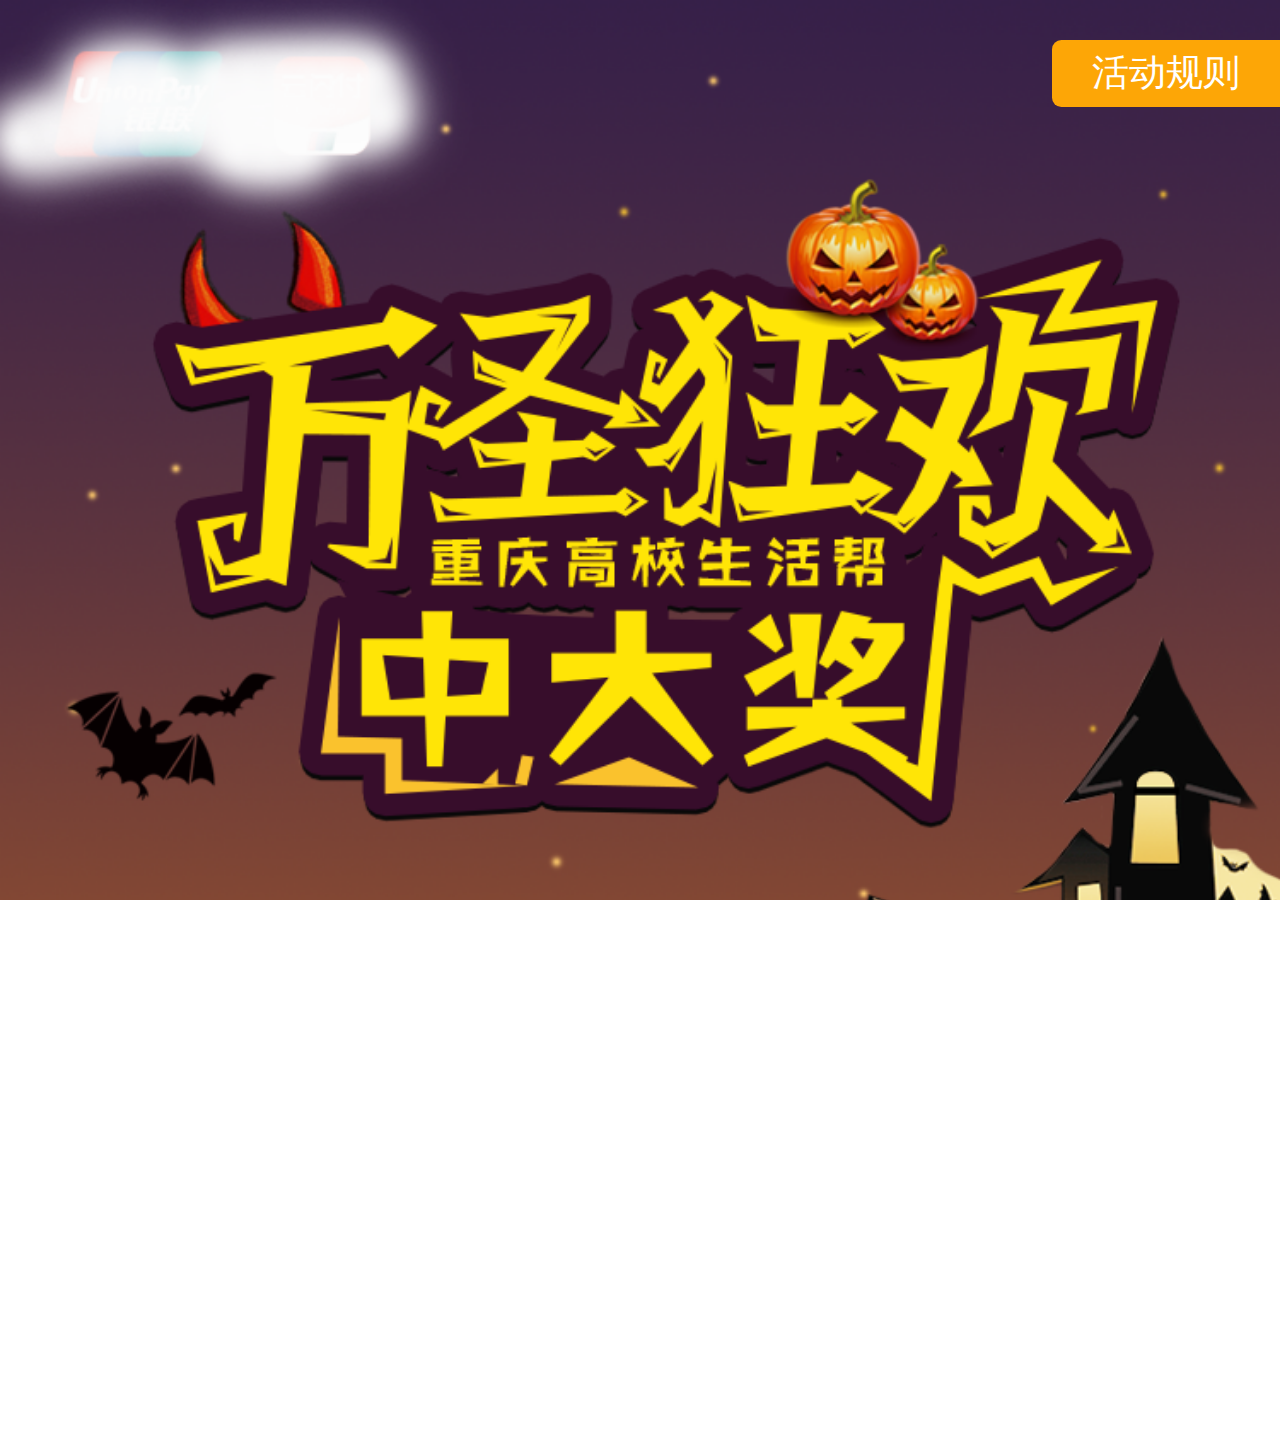
<file: index.html>
<!DOCTYPE html>
<html lang="en">
<head>
    <meta charset="UTF-8">
    <title>万圣狂欢，中大奖</title>
    <meta name="viewport" content="width=device-width, initial-scale=1, maximum-scale=1, user-scalable=no">
    <script src="js/jquery-2.1.3.js"></script>
    <link rel="stylesheet" href="css/index.css">
    <script src="js/rem.js"></script>
</head>
<body>
    <div id="index">
        <div class="rule-btn" onclick="$('.rule').show();">活动规则</div>
        <div class="my-prize" onclick="$('.prize').show();">
            <i class="prize-icon"></i>
            <a class="prize-txt">我的奖品</a>
        </div>
        <div class="start-game">
            <a href="game.html">开始游戏</a>
        </div>
        <!--规则-->
        <div class="rule mask win">
            <section>
                <div class="box">
                    <h3>
                        <span></span>
                        <span></span>
                        <span></span>
                        活动规则
                        <span></span>
                        <span></span>
                        <span></span>
                    </h3>
                    <div class="content">
                        <h4>活动时间</h4>
                        <p>2018年10月26日-2018年10月31日</p>
                        <h4>活动规则</h4>
                        <p>1.把行走的南瓜拖到下方下方接住的 地方；</p>
                        <p>2.动游戏倒计时30s，时间越短南瓜的 速度越快，抓住的南瓜积分达到120分 即可获得抽奖机会；</p>
                        <p>3.每人每日有3次抽奖机会，分享朋友 圈、好友可各获得一次抽奖机会，每 天一共有5次抽奖机会；</p>
                        <h4>活动奖品</h4>
                        <p>一等奖：88元红包       <span style="float: right">10名</span></p>
                        <p>二等奖：8.8元红包      <span style="float: right">200名</span></p>
                        <p>三等奖：0.88元红包     <span style="float: right">2000名</span></p>
                    </div>
                </div>
                <div class="close-win" onclick="$('.rule').hide();">×</div>
            </section>
        </div>
        <!--我的奖品-->
        <div class="prize mask win">
            <section>
                <div class="box">
                    <h3>
                        <span></span>
                        <span></span>
                        <span></span>
                        我的奖品
                        <span></span>
                        <span></span>
                        <span></span>
                    </h3>
                    <div class="content">
                        <p>2018.10.12 17:25 <span>0.88元现金红包</span></p>
                        <p>2018.10.12 17:25 <span>0.88元现金红包</span></p>
                        <p>2018.10.12 17:25 <span>0.88元现金红包</span></p>
                        <div style="display: none">
                            您目前还没有中奖纪录，参与游戏即可获得抽奖机会哟~
                        </div>
                    </div>
                    <div class="getMoney">
                        <a>一键领取红包</a>
                    </div>
                </div>
                <div class="close-win" onclick="$('.prize').hide();">×</div>
            </section>
        </div>
    </div>
</body>
</html>
</file>
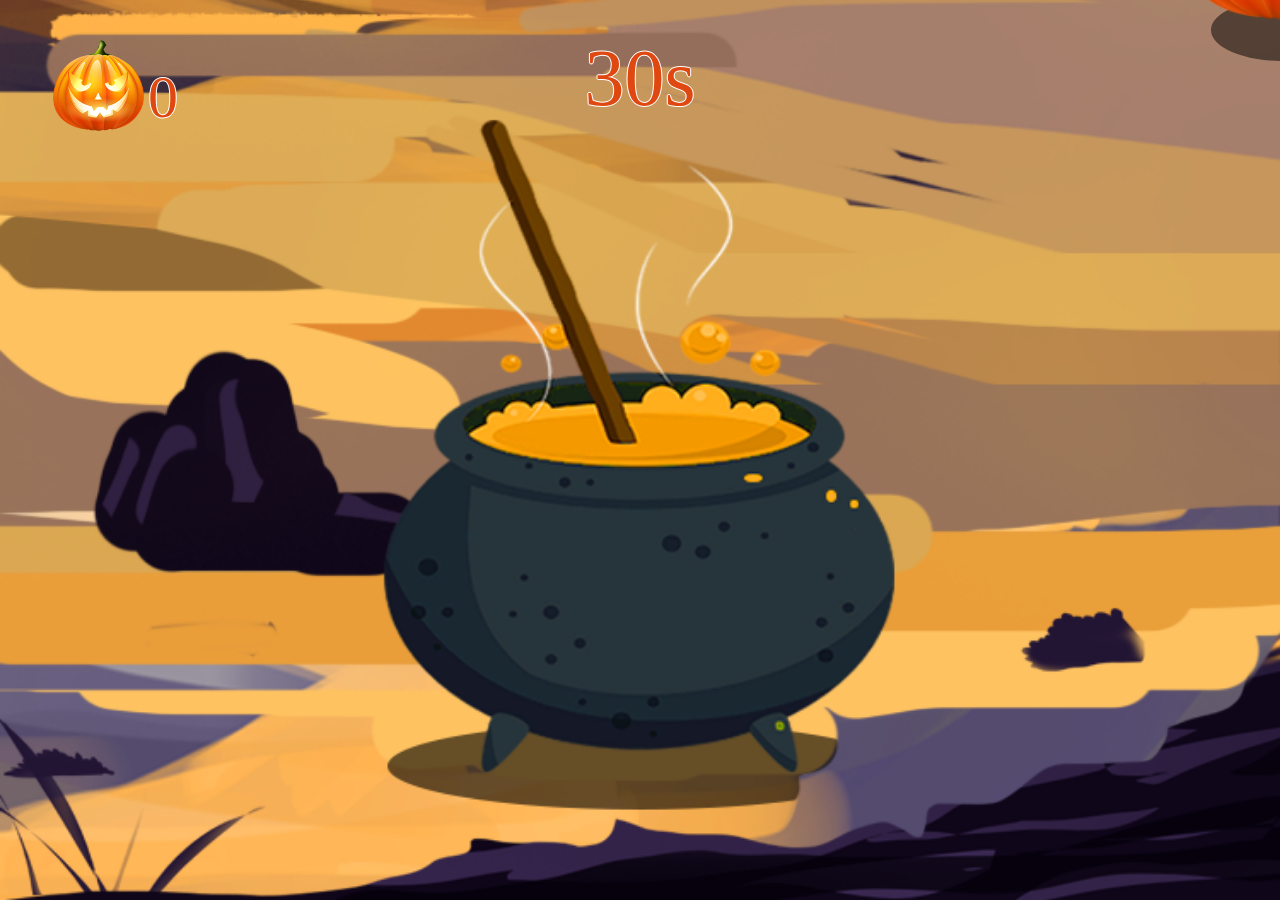
<file: game.html>
<!DOCTYPE html>
<html lang="en">
<head>
    <meta charset="UTF-8">
    <title>万圣狂欢，中大奖</title>
    <meta name="viewport" content="width=device-width, initial-scale=1, maximum-scale=1, user-scalable=no">
    <script src="js/jquery-2.1.3.js"></script>
    <link rel="stylesheet" href="css/index.css">
    <script src="js/rem.js"></script>
    <style>
        body{
            background: url("img/game-bg.png") #5C333E center bottom fixed no-repeat;
            background-size: 100% auto;
            position: relative;
            z-index: -2;
        }
    </style>
</head>
<body>
    <div id="game">
        <div class="timer">
            <div class="pumpNum">
                <i class="pump"></i>
                <span class="catchNum">0</span>
            </div>
            <div class="time"><span></span>s</div>
        </div>
        <!--奔走的南瓜-->
        <div class="run-pumpkin">
            <span class="pumpkin on"></span>
        </div>
        <!--煮锅-->
        <div class="pan"></div>
        <!--游戏结束-->
        <div class="gameOver mask win" style="display: none;">
            <section>
                <h4>游戏结束</h4>
                <p>本次游戏获得</p>
                <img src="img/pumpkin.png" alt="">
                <p class="inter"></p>
                <p class="tip">满120积分即可参与抽奖</p>
                <!--低于120积分再玩一次-->
                <a class="onceAgain btn" onclick="window.location.reload()">再玩一次</a>
                <!--满120积分抽奖-->
                <a class="drawNow btn" onclick="$('.gameOver').hide();$('.getPrize').show()">立即抽奖</a>
            </section>
        </div>
        <!--中奖啦-->
        <div class="getPrize mask win">
            <section>
                <!--<h4>中奖啦</h4>-->
                <!--<p>恭喜您，获得现金红包</p>-->
                <!--<p class="money">￥<span>0.88</span></p>-->
            <!--未中奖-->
                <h4>很遗憾</h4>
                <p>这次您没有中奖！</p>
                <p class="noMoney">参与游戏即可获得更多抽奖机会哟~</p>
                <a class="beSure" onclick="$('.getPrize').hide();window.location.href='index.html'">确定</a>
            </section>
        </div>
    </div>
</body>
<script>
    var param={
        ppkTime:30,//单次游戏总时间
        t:300,//跳一下需要的时间
        ppkNum:0,//抓到的南瓜数量
        out_time:500,//南瓜出来的速度
        inter:10//抓一个南瓜所得积分
    };
    function CatchPumpkin(fig){
        this.out_time=fig.out_time;
        this.ppkTime=fig.ppkTime;
        this.ppkNum=fig.ppkNum;
        this.inter=fig.inter;
        this.t=fig.t;
        this.init=function(){
          let that=this;
            that.jump();
            that.randomOut();
            that.timer();
            $(".catchNum").html(that.ppkNum)
        };
        var timer2,timer3;
//        南瓜跳
        this.jump=function(){
            let that=this;
            var leftN=(Math.random()*20+20);
            timer2=setInterval(function(){
                $(".pumpkin").removeClass("on").animate({"left":"-="+leftN+"px","top":"-=20px"},that.t/2);
                $(".pumpkin").animate({"left":"-="+leftN+"px","top":"+=20px"},that.t/2,function(){
                    $(".pumpkin").addClass("on");
                });
            },that.t);
        };
//        随机南瓜
        this.randomOut=function(){
            let that=this;
            timer3=setInterval(function(){
                var topN=(Math.random()*3);
                $(".run-pumpkin").append("<span class='pumpkin on' style='top:"+topN+"rem;'</span>");
                that.catch();
                that.jump();
            },that.out_time)
        };
//        倒计时
        this.timer=function(){
            let that=this;
            $(".time span").html(that.ppkTime);
            var timer1=setInterval(function(){
                that.t-=5;
                $(".pumpkin").each(function(i,e){
                    if(e.offsetLeft<-155){
                        e.remove();
                    }
                });
                clearInterval(timer2);
                if(that.ppkTime>0){
                    that.ppkTime-=1;
                    if(that.ppkTime<10){
                        that.ppkTime="0"+that.ppkTime;
                    }
                }else{
                    $(".pumpkin").remove();
                    clearInterval(timer1);
                    clearInterval(timer2);
                    clearInterval(timer3);
                    //游戏时间到
                    var totalInter = that.ppkNum*that.inter;
                    //本轮总积分
                    $(".inter").html(totalInter+"积分")
                    //判断是否满120积分
                    if(totalInter<120){
                       $(".drawNow").hide();
                    }else {
                        $(".onceAgain").hide()
                    }
                    $(".gameOver").show();
                }
                $(".time span").html(that.ppkTime);
            },1000)
        };
//        抓南瓜
        this.catch=function() {
            var that=this;
            // 拖曳
            $(".pumpkin").each(function(){
                var this_ = $(this)
                var pan,pumpkin_top,
                        pan_left, pan_right, pan_top,
                        this_left,this_top;
                this_.on('touchstart', function(evt) {
                    pan=$(".pan");
                    pumpkin_top = this_.parent().position().top;
                    pan_left = pan.position().left;//锅的左边距
                    pan_right = pan.position().left+pan.width();//锅的右边距
                    pan_top = pan.position().top;//锅的上边距
                    var e = event || evt;
                    e.preventDefault();
                }).on('touchmove', function(evt) {
                    var e = event || evt;
                    e.preventDefault();
                    if (e.targetTouches.length == 1) {
                        var touch = e.targetTouches[0];  // 把元素放在手指所在的位置
                        this_.css("left",(touch.pageX- parseInt(this_.width())/2 + 'px'));
                        this_.css("top",(touch.pageY -pumpkin_top - parseInt(this_.height())/2 + 'px'));
                        this_.stop();
                        this_left = this_.position().left;
                        this_top = this_.position().top;
                        //到达锅的区域
                        if(this_left>pan_left && this_left<pan_right && this_top+pumpkin_top>pan_top){
                            this_.remove();
                            $(".catchNum").html(that.ppkNum+=1);
                        }
                    }
                }).on('touchend', function(evt) {
                    var e = event || evt;
                    e.preventDefault();
                })
            });
        }
    }
   var start = new CatchPumpkin(param);
   start.init();
</script>
</html>
</file>
<file: css/index.css>
* {
  margin: 0;
  padding: 0;
  -webkit-tap-highlight-color: rgba(0, 0, 0, 0);
  -webkit-tap-highlight-color: transparent;
}
button,
input[type='button'] {
  -webkit-appearance: none;
}
html,
body {
  width: 100%;
  height: 100%;
  overflow-x: hidden;
}
a,
a:visited {
  text-decoration: none;
}
ul {
  list-style: none;
}
.mask {
  position: fixed;
  left: 0;
  right: 0;
  top: 0;
  bottom: 0;
  background: rgba(0, 0, 0, 0.5);
  z-index: 4;
}
.support {
  display: block;
  text-align: center;
  font-size: 0.26rem;
  color: white;
  margin-bottom: 0.3rem;
}
#index {
  width: 100%;
  height: 100%;
  background: url("../img/index-bg.png") #0F061A no-repeat;
  background-size: 100% auto;
}
#index .rule-btn {
  float: right;
  margin-top: 0.3rem;
  background: #FDA606;
  color: white;
  padding: 0 0.3rem;
  font-size: 0.28rem;
  line-height: 0.5rem;
  border-radius: 0.07rem 0 0 0.07rem;
}
#index .my-prize {
  padding: 8rem 0 0 0.3rem;
}
#index .my-prize .prize-icon {
  display: inline-block;
  width: 1rem;
  height: 1rem;
  border-radius: 50%;
  border: 2px solid white;
  background-color: #FFCA06;
  position: relative;
}
#index .my-prize .prize-icon:before {
  content: "";
  position: absolute;
  left: 0.2rem;
  top: 0.2rem;
  width: 0.6rem;
  height: 0.6rem;
  z-index: 3;
  background: url("../img/gift-icon.png") no-repeat;
  background-size: 100% 100%;
}
#index .my-prize .prize-txt {
  display: block;
  font-size: 0.28rem;
  color: #DD5103;
  text-shadow: 0 1px white, 1px 0 white, -1px 0 white, 0 -1px white;
}
#index .start-game {
  height: 1.2rem;
  line-height: 1.2rem;
  text-align: center;
  width: 3.5rem;
  margin: 0.2rem auto 0.5rem;
  background: url("../img/btn-bg.png") no-repeat;
  background-size: 100% 100%;
  text-shadow: 0 1px white, 1px 0 white, -1px 0 white, 0 -1px white;
}
#index .start-game a,
#index .start-game a:visited {
  color: #DD5103;
  font-size: 0.32rem;
  font-weight: 600;
  letter-spacing: 2px;
}
#index .win {
  display: none;
}
#index .win section {
  position: absolute;
  width: 6rem;
  top: 50%;
  left: 50%;
  -webkit-transform: translate(-50%, -50%);
  -moz-transform: translate(-50%, -50%);
  -ms-transform: translate(-50%, -50%);
  -o-transform: translate(-50%, -50%);
  transform: translate(-50%, -50%);
  background: white;
  border-radius: 0.1rem;
  padding: 0.2rem;
  box-sizing: border-box;
}
#index .win section > div.box {
  border-radius: 0.1rem;
  border: 1px dashed #FFE087;
  padding: 0.3rem;
  box-sizing: border-box;
}
#index .win section > div.box h3 {
  font-size: 0.32rem;
  text-align: center;
  margin-bottom: 0.3rem;
}
#index .win section > div.box h3 span {
  display: inline-block;
  width: 2px;
  height: 0.3rem;
  background: #DD5204;
  margin: 0 0.04rem;
  transform: rotate(15deg);
  vertical-align: middle;
}
#index .win section > div.box .content {
  max-height: 5rem;
  min-height: 4rem;
  overflow: auto;
}
#index .win section > div.box .content h4 {
  font-size: 0.32rem;
  margin-top: 0.2rem;
}
#index .win section > div.box .content p {
  font-size: 0.28rem;
  border-bottom: 1px dashed #DE5509;
  position: relative;
  padding-left: 0.3rem;
  line-height: 0.4rem;
  padding-bottom: 0.15rem;
  margin-top: 0.15rem;
}
#index .win section > div.box .content p:before {
  content: "";
  position: absolute;
  left: 0.05rem;
  top: 0.15rem;
  width: 0.1rem;
  height: 0.1rem;
  background: #DD5103;
  border-radius: 50%;
}
#index .win section > div.box .content div {
  text-align: center;
  line-height: 0.5rem;
  color: #DD5204;
  margin-top: 1.5rem;
}
#index .win section .close-win {
  width: 0.5rem;
  height: 0.5rem;
  border: 1px solid white;
  border-radius: 50%;
  position: absolute;
  top: -0.25rem;
  right: -0.25rem;
  background: #DD5103;
  text-align: center;
  line-height: 0.4rem;
  color: white;
  box-sizing: border-box;
  font-size: 0.45rem;
}
#index .rule .content {
  max-height: 6rem!important;
}
#index .prize p {
  padding-left: 0!important;
}
#index .prize p span {
  float: right;
}
#index .prize p:before {
  display: none;
}
#index .prize .getMoney {
  height: 1.2rem;
  line-height: 1.1rem !important;
  text-align: center;
  color: #DD5103;
  font-size: 0.32rem;
  font-weight: 600;
  letter-spacing: 2px;
  width: 3.5rem;
  margin: 0.2rem auto 0;
  background: url("../img/btn-bg.png") no-repeat;
  background-size: 100% 100%;
  text-shadow: 0 1px white, 1px 0 white, -1px 0 white, 0 -1px white;
}
#game {
  width: 100%;
  height: 100%;
  overflow-x: hidden;
}
#game .timer {
  padding: 0.25rem 0.4rem 0;
}
#game .timer .pumpNum {
  position: absolute;
  top: 0.3rem;
  left: 0.4rem;
}
#game .timer .pumpNum i {
  display: inline-block;
  width: 0.68rem;
  height: 0.68rem;
  background: url("../img/pumpkin.png") no-repeat;
  background-size: 100% 100%;
  vertical-align: -0.1rem;
}
#game .timer .pumpNum span {
  font-size: 0.45rem;
  color: #DF4911;
  text-shadow: 0 1px white, 1px 0 white, -1px 0 white, 0 -1px white;
}
#game .timer .time {
  text-align: center;
  font-size: 0.6rem;
  color: #DF4911;
  text-shadow: 0 1px white, 1px 0 white, -1px 0 white, 0 -1px white;
}
#game .run-pumpkin {
  width: 100%;
  position: absolute;
  bottom: 4rem;
  height: 5rem;
}
#game .run-pumpkin span {
  display: inline-block;
  width: 1.55rem;
  height: 1.55rem;
  background: url("../img/pumpkin.png") no-repeat;
  background-size: 100% 100%;
  position: absolute;
  right: -1.55rem;
  top: 1rem;
}
#game .run-pumpkin span.on:before {
  z-index: -1;
  content: "";
  position: absolute;
  left: 15%;
  top: 90%;
  width: 70%;
  height: 30%;
}
#game .run-pumpkin span:before {
  content: "";
  position: absolute;
  left: 15%;
  top: 100%;
  width: 70%;
  height: 30%;
  background: rgba(0, 0, 0, 0.5);
  border-radius: 50%;
}
#game .pan {
  position: absolute;
  width: 3rem;
  height: 3rem;
  left: calc(50% - 1.5rem);
  bottom: 0.6rem;
}
#game .support {
  position: absolute;
  width: 100%;
  margin-bottom: 0!important;
  bottom: 0.15rem !important;
}
#game .gameOver section {
  min-height: 5.8rem;
  background: url("../img/win-bg.png") no-repeat;
  background-size: 100% 100%;
}
#game .win section {
  position: absolute;
  width: 6rem;
  top: 50%;
  left: 50%;
  -webkit-transform: translate(-50%, -50%);
  -moz-transform: translate(-50%, -50%);
  -ms-transform: translate(-50%, -50%);
  -o-transform: translate(-50%, -50%);
  transform: translate(-50%, -50%);
  border-radius: 0.1rem;
  box-sizing: border-box;
  text-align: center;
}
#game .win section h4 {
  font-size: 0.5rem;
  color: #DD5103;
  text-shadow: 0 1px white, 1px 0 white, -1px 0 white, 0 -1px white;
  padding-top: 0.06rem;
}
#game .win section p {
  line-height: 0.75rem;
}
#game .win section p:nth-of-type(1) {
  font-size: 0.34rem;
  margin: 0.3rem auto;
}
#game .win section p.inter {
  color: #DD5103;
  font-size: 0.48rem;
}
#game .win section p.tip {
  font-size: 0.28rem;
}
#game .win section .btn {
  display: block;
  height: 1.2rem;
  line-height: 1.2rem;
  text-align: center;
  color: #DD5103;
  font-size: 0.32rem;
  font-weight: 600;
  letter-spacing: 2px;
  width: 3.5rem;
  background: url("../img/btn-bg.png") no-repeat;
  background-size: 100% 100%;
  text-shadow: 0 1px white, 1px 0 white, -1px 0 white, 0 -1px white;
  position: absolute;
  left: calc(50% - 1.75rem);
  top: calc(100% + .45rem);
}
#game .win section img {
  width: 1.9rem;
  height: 1.9rem;
}
#game .getPrize {
  display: none;
}
#game .getPrize section {
  top: 40%!important;
  padding-top: 1.95rem;
  min-height: 5.8rem;
  width: 6.5rem !important;
  background: url("../img/prize-bg.png") no-repeat;
  background-size: 100% 100%;
}
#game .getPrize section p {
  color: #DD5103;
  text-align: center;
}
#game .getPrize section .money {
  font-size: 0.4rem;
}
#game .getPrize section .money span {
  font-weight: 700;
  font-size: 0.88rem;
}
#game .getPrize section .noMoney {
  font-size: 0.32rem;
}
#game .getPrize section .beSure {
  display: block;
  height: 1.2rem;
  line-height: 1.2rem;
  text-align: center;
  color: #DD5103;
  font-size: 0.32rem;
  font-weight: 600;
  letter-spacing: 2px;
  width: 3.5rem;
  background: url("../img/btn-bg.png") no-repeat;
  background-size: 100% 100%;
  text-shadow: 0 1px white, 1px 0 white, -1px 0 white, 0 -1px white;
  position: absolute;
  left: calc(50% - 1.75rem);
  top: calc(100% + .45rem);
}
</file>
